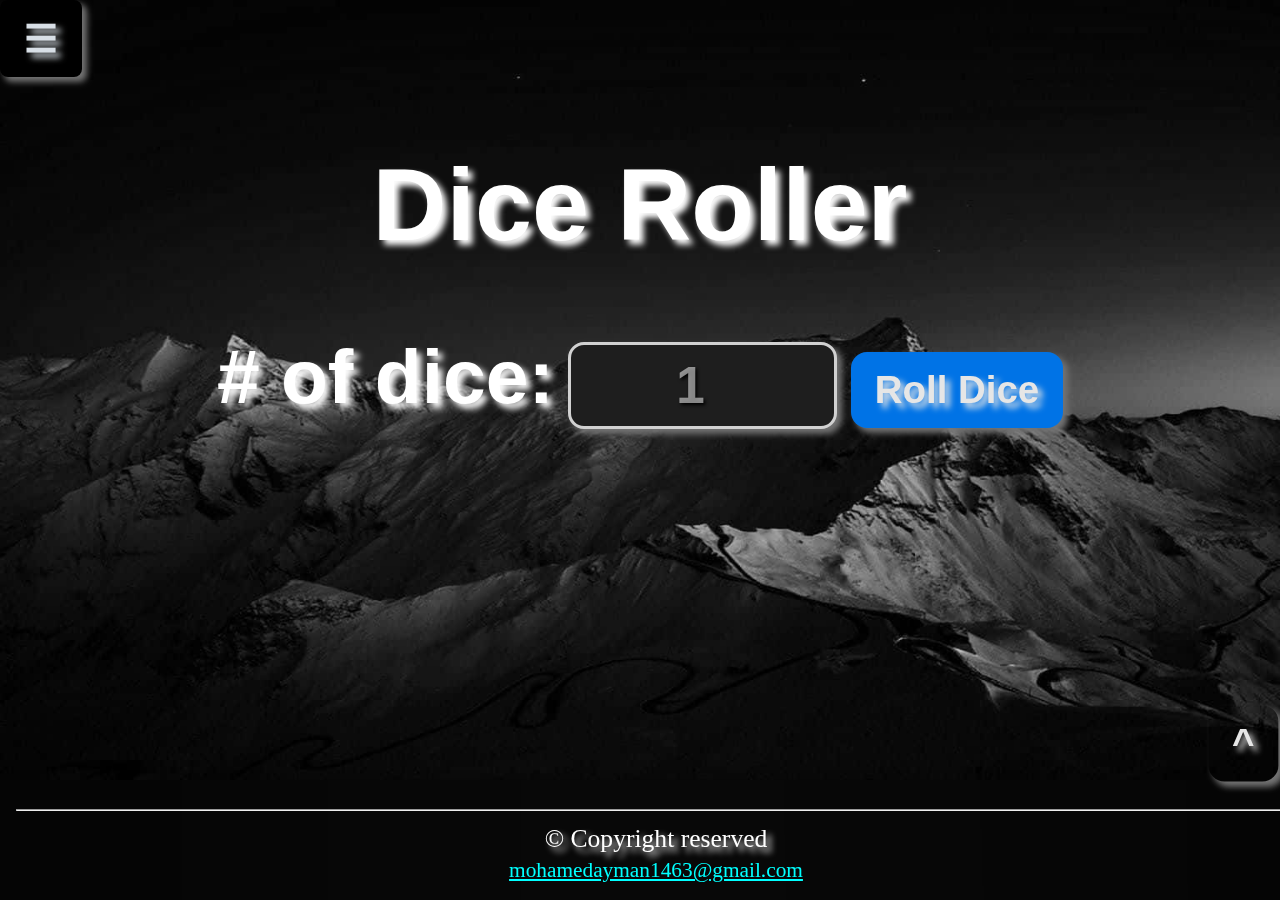
<file: Dice Roller.html>
<!DOCTYPE html>
<html lang="en">
<head>
    <meta charset="UTF-8">
    <meta name="viewport" content="width=device-width, initial-scale=1.0">
    <title>Document</title>
</head>
<body id="dicer">
    <div id="header"></div>
        <script>
            fetch('header.html')
                .then(response => response.text())
                .then(data => document.getElementById('header').innerHTML = data);
        </script>



    <div id="container">
        <h1>Dice Roller</h1>
        <label># of dice:</label>
        <input type="number" id="numOfDice" value="1" min="1">
        <button onclick="rollDice()">Roll Dice</button>
        <div id="diceResult"></div>
        <div id="diceImages"></div>
    </div>

    <script>
        function rollDice(){

            const numOfDice = document.getElementById("numOfDice").value;
            const diceResult = document.getElementById("diceResult");
            const diceImages = document.getElementById("diceImages");
            const values = [];
            const images = [];

            for(let i = 0; i < numOfDice; i++){
                const value = Math.floor(Math.random() * 6) + 1;
                values.push(value);
                images.push(`<img src="dice_images/${value}.png">`);
            }
    const sum = values.reduce((acc, val) => acc + val, 0);
    diceResult.textContent = `Sum: ${sum}`;
    diceImages.innerHTML = images.join('');
}
    </script>
    <script src="header.js"></script>
    <footer id="footer">
        <hr>
        &copy; Copyright reserved<br>
        <small>
            <a href="mailto:mohamedayman1463@gmail.com">mohamedayman1463@gmail.com <i class="fa-regular fa-envelope fa-1x"></i></a>
        </small>
        <button id="toggle-footer" aria-label="Toggle Footer">
            ^
        </button>
    </footer>
    <script src="footer.js"></script>
</body>
</html>
</file>
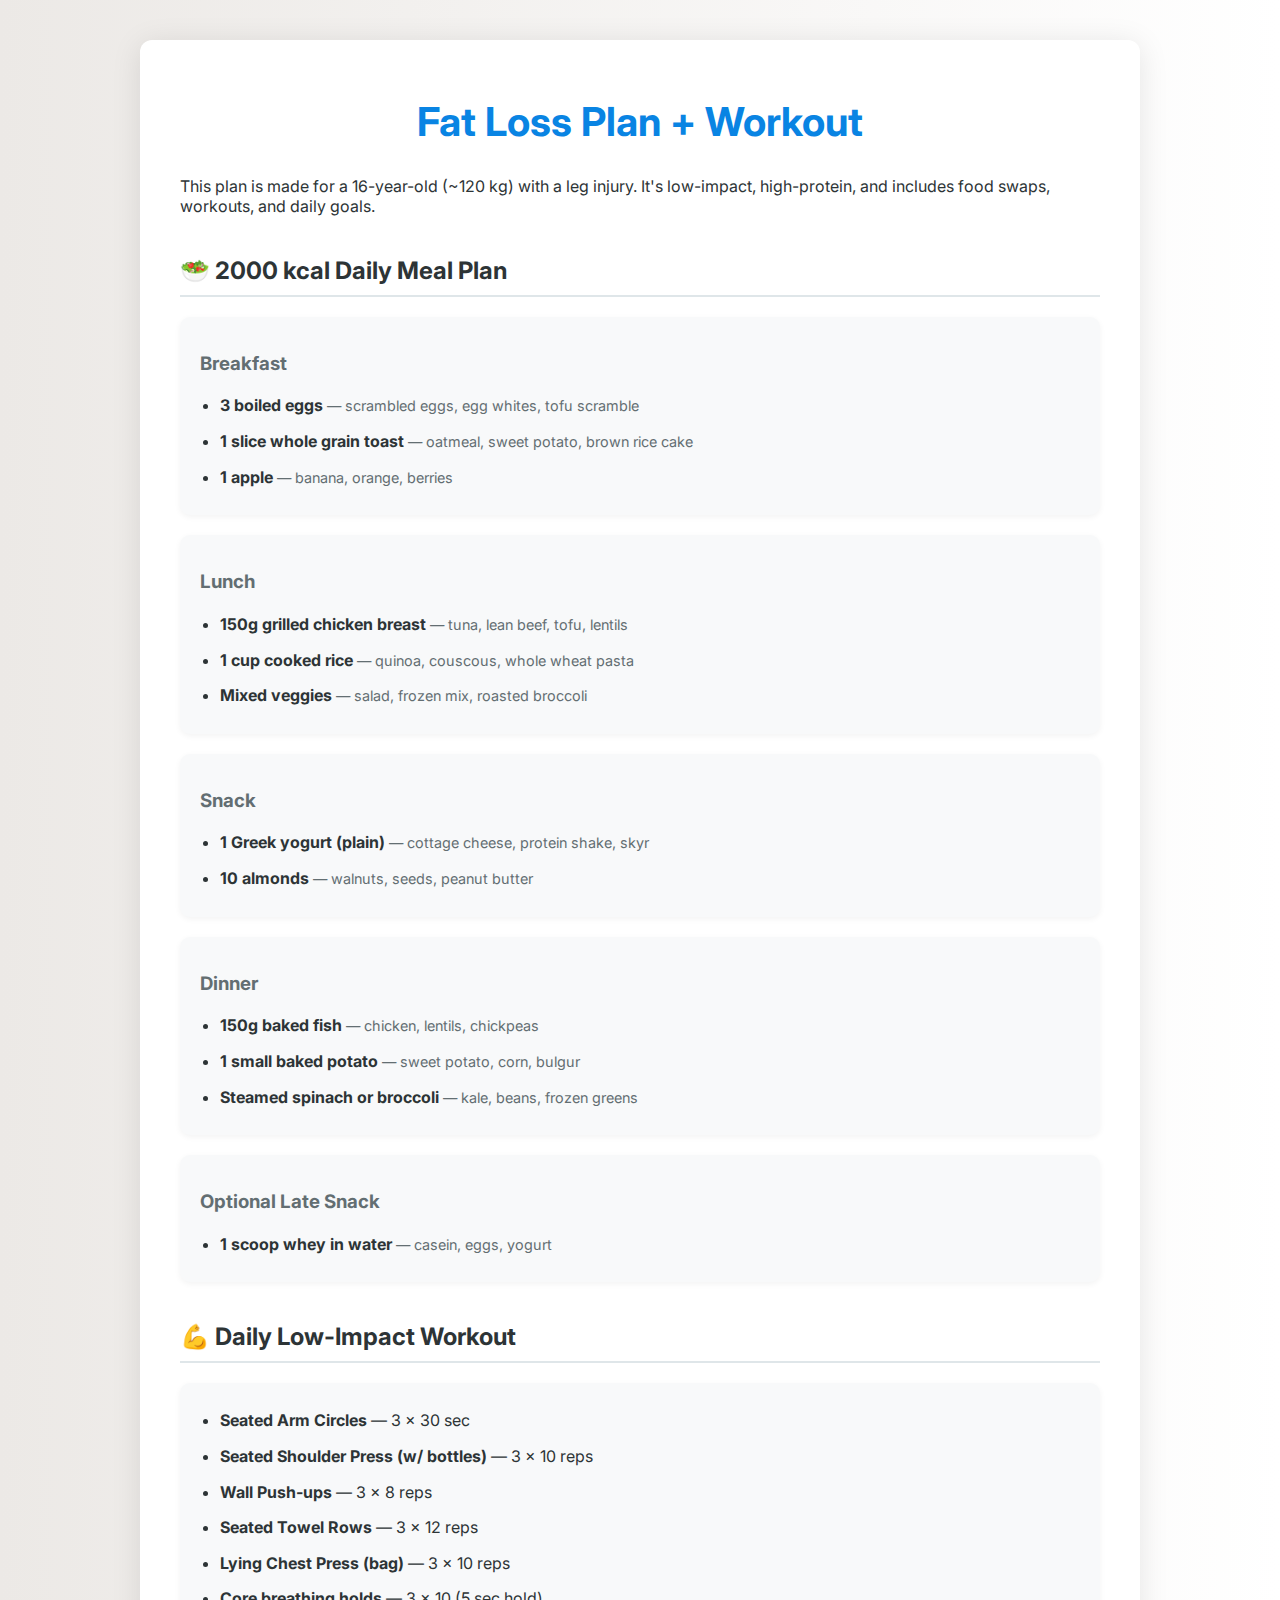
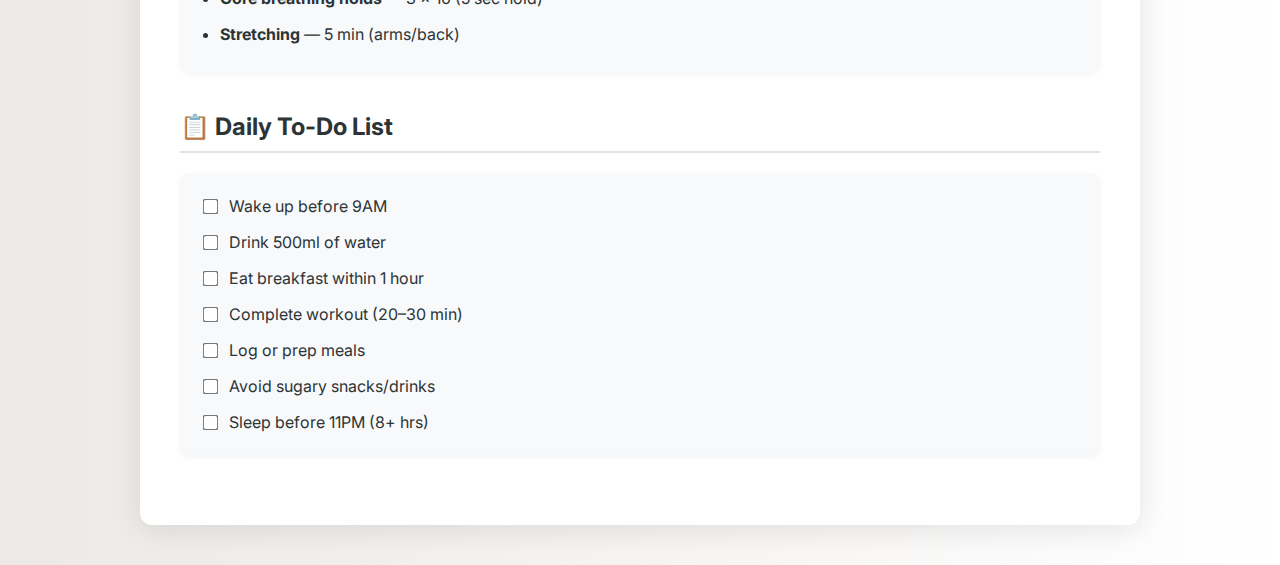
<file: rrr.html>
<!DOCTYPE html>
<html lang="en">
<head>
  <meta charset="UTF-8" />
  <title>Fat Loss Plan & Workout (Leg Injury Safe)</title>
  <link href="https://fonts.googleapis.com/css2?family=Inter:wght@400;600;700&display=swap" rel="stylesheet" />
  <style>
    * {
      box-sizing: border-box;
    }
    body {
      font-family: 'Inter', sans-serif;
      background: linear-gradient(to right, #ece9e6, #ffffff);
      margin: 0;
      padding: 0;
      color: #2d3436;
    }
    .container {
      max-width: 1000px;
      margin: 40px auto;
      background: #fff;
      border-radius: 12px;
      padding: 30px 40px;
      box-shadow: 0 4px 30px rgba(0, 0, 0, 0.1);
    }
    h1 {
      font-size: 2.5rem;
      text-align: center;
      color: #0984e3;
      margin-bottom: 30px;
    }
    h2 {
      color: #2d3436;
      border-bottom: 2px solid #dfe6e9;
      padding-bottom: 10px;
      margin-top: 40px;
    }
    h3 {
      margin-top: 20px;
      color: #636e72;
    }
    ul {
      padding-left: 20px;
      margin: 10px 0;
    }
    li {
      margin-bottom: 10px;
      line-height: 1.6;
    }
    .alternatives {
      color: #636e72;
      font-size: 0.9em;
    }
    .card {
      background: #f8f9fa;
      padding: 15px 20px;
      border-radius: 10px;
      margin-bottom: 20px;
      box-shadow: 0 2px 6px rgba(0, 0, 0, 0.05);
    }
    .todo-item input[type='checkbox'] {
      transform: scale(1.2);
      margin-right: 12px;
    }
    .todo-item {
      display: flex;
      align-items: center;
      padding: 8px 0;
    }
    .section {
      margin-bottom: 40px;
    }
    @media (max-width: 600px) {
      .container {
        padding: 20px;
      }
    }
  </style>
</head>
<body>
  <div class="container">
    <h1>Fat Loss Plan + Workout</h1>
    <p>This plan is made for a 16-year-old (~120 kg) with a leg injury. It's low-impact, high-protein, and includes food swaps, workouts, and daily goals.</p>

    <div class="section">
      <h2>🥗 2000 kcal Daily Meal Plan</h2>

      <div class="card">
        <h3>Breakfast</h3>
        <ul>
          <li><strong>3 boiled eggs</strong> <span class="alternatives">— scrambled eggs, egg whites, tofu scramble</span></li>
          <li><strong>1 slice whole grain toast</strong> <span class="alternatives">— oatmeal, sweet potato, brown rice cake</span></li>
          <li><strong>1 apple</strong> <span class="alternatives">— banana, orange, berries</span></li>
        </ul>
      </div>

      <div class="card">
        <h3>Lunch</h3>
        <ul>
          <li><strong>150g grilled chicken breast</strong> <span class="alternatives">— tuna, lean beef, tofu, lentils</span></li>
          <li><strong>1 cup cooked rice</strong> <span class="alternatives">— quinoa, couscous, whole wheat pasta</span></li>
          <li><strong>Mixed veggies</strong> <span class="alternatives">— salad, frozen mix, roasted broccoli</span></li>
        </ul>
      </div>

      <div class="card">
        <h3>Snack</h3>
        <ul>
          <li><strong>1 Greek yogurt (plain)</strong> <span class="alternatives">— cottage cheese, protein shake, skyr</span></li>
          <li><strong>10 almonds</strong> <span class="alternatives">— walnuts, seeds, peanut butter</span></li>
        </ul>
      </div>

      <div class="card">
        <h3>Dinner</h3>
        <ul>
          <li><strong>150g baked fish</strong> <span class="alternatives">— chicken, lentils, chickpeas</span></li>
          <li><strong>1 small baked potato</strong> <span class="alternatives">— sweet potato, corn, bulgur</span></li>
          <li><strong>Steamed spinach or broccoli</strong> <span class="alternatives">— kale, beans, frozen greens</span></li>
        </ul>
      </div>

      <div class="card">
        <h3>Optional Late Snack</h3>
        <ul>
          <li><strong>1 scoop whey in water</strong> <span class="alternatives">— casein, eggs, yogurt</span></li>
        </ul>
      </div>
    </div>

    <div class="section">
      <h2>💪 Daily Low-Impact Workout</h2>
      <div class="card">
        <ul>
          <li><strong>Seated Arm Circles</strong> — 3 x 30 sec</li>
          <li><strong>Seated Shoulder Press (w/ bottles)</strong> — 3 x 10 reps</li>
          <li><strong>Wall Push-ups</strong> — 3 x 8 reps</li>
          <li><strong>Seated Towel Rows</strong> — 3 x 12 reps</li>
          <li><strong>Lying Chest Press (bag)</strong> — 3 x 10 reps</li>
          <li><strong>Core breathing holds</strong> — 3 x 10 (5 sec hold)</li>
          <li><strong>Stretching</strong> — 5 min (arms/back)</li>
        </ul>
      </div>
    </div>

    <div class="section">
      <h2>📋 Daily To-Do List</h2>
      <div class="card">
        <div class="todo-item"><input type="checkbox" />Wake up before 9AM</div>
        <div class="todo-item"><input type="checkbox" />Drink 500ml of water</div>
        <div class="todo-item"><input type="checkbox" />Eat breakfast within 1 hour</div>
        <div class="todo-item"><input type="checkbox" />Complete workout (20–30 min)</div>
        <div class="todo-item"><input type="checkbox" />Log or prep meals</div>
        <div class="todo-item"><input type="checkbox" />Avoid sugary snacks/drinks</div>
        <div class="todo-item"><input type="checkbox" />Sleep before 11PM (8+ hrs)</div>
      </div>
    </div>
  </div>
</body>
</html>
</file>
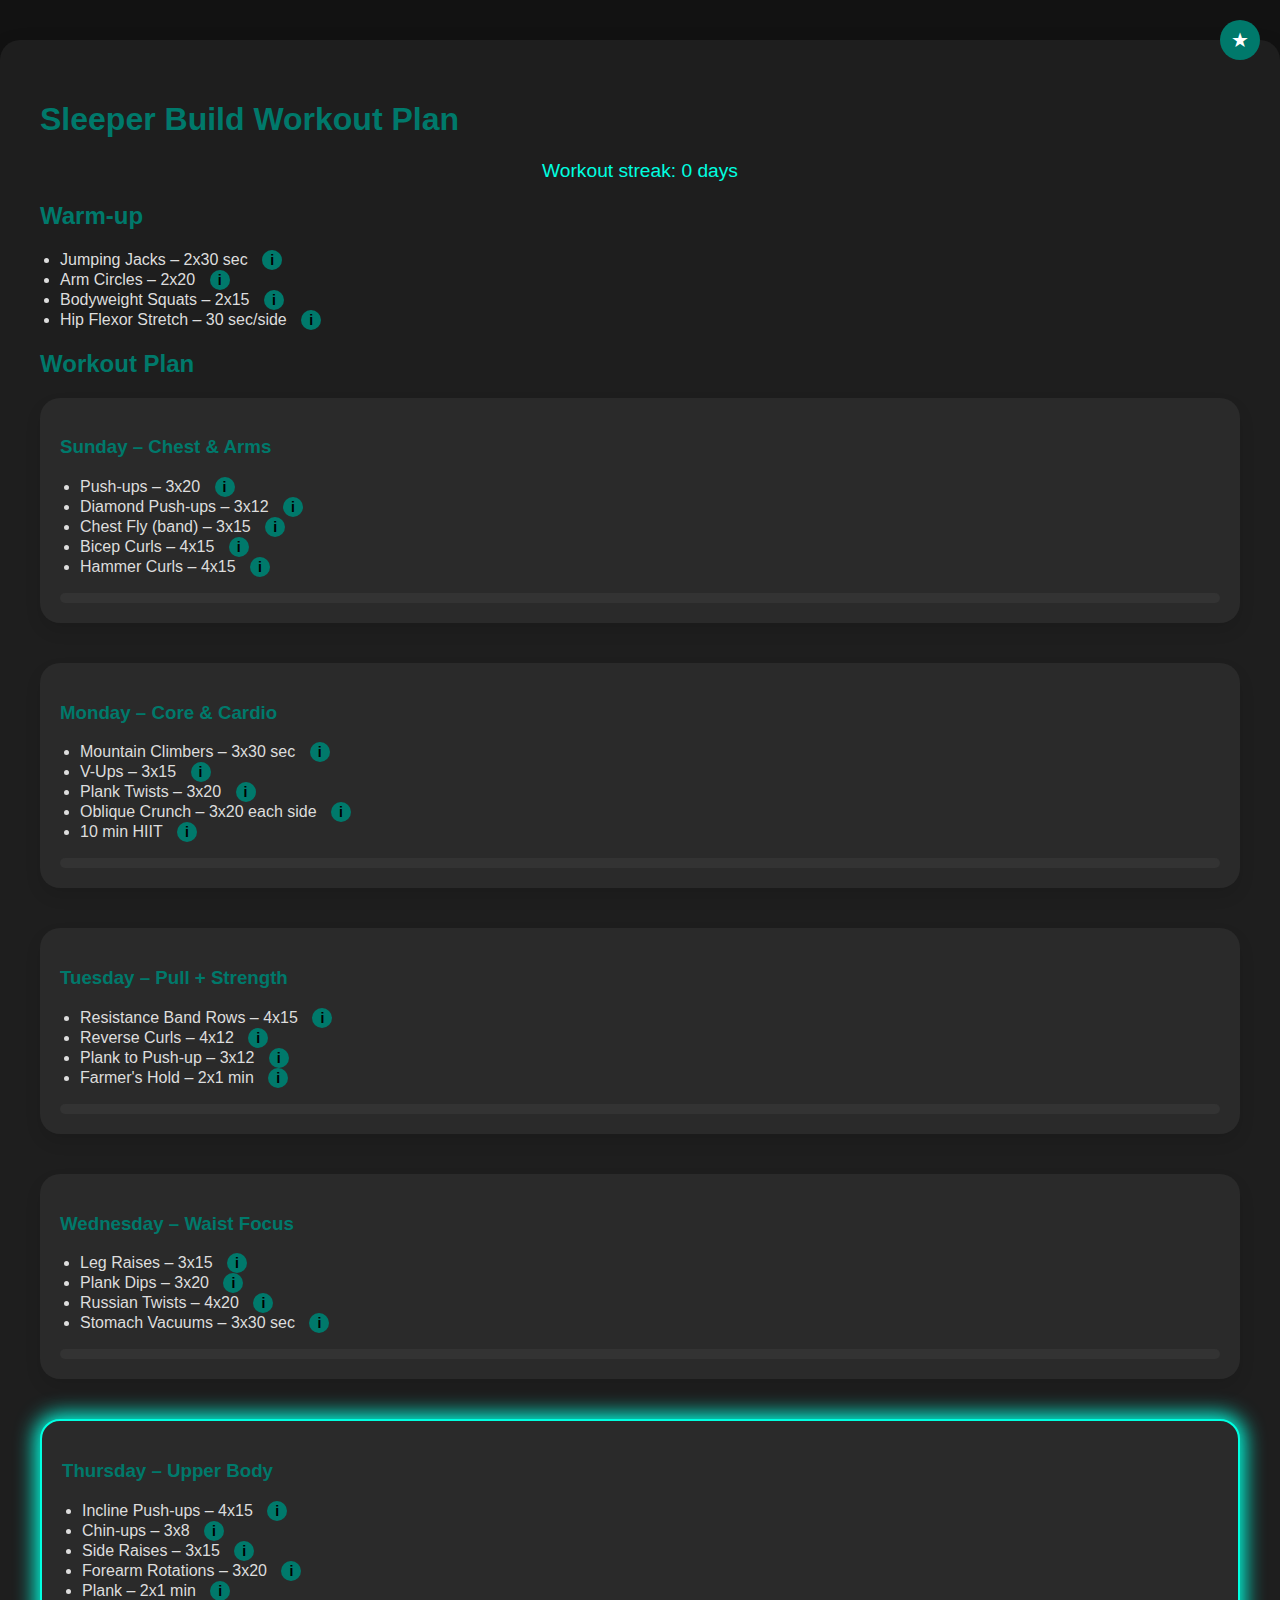
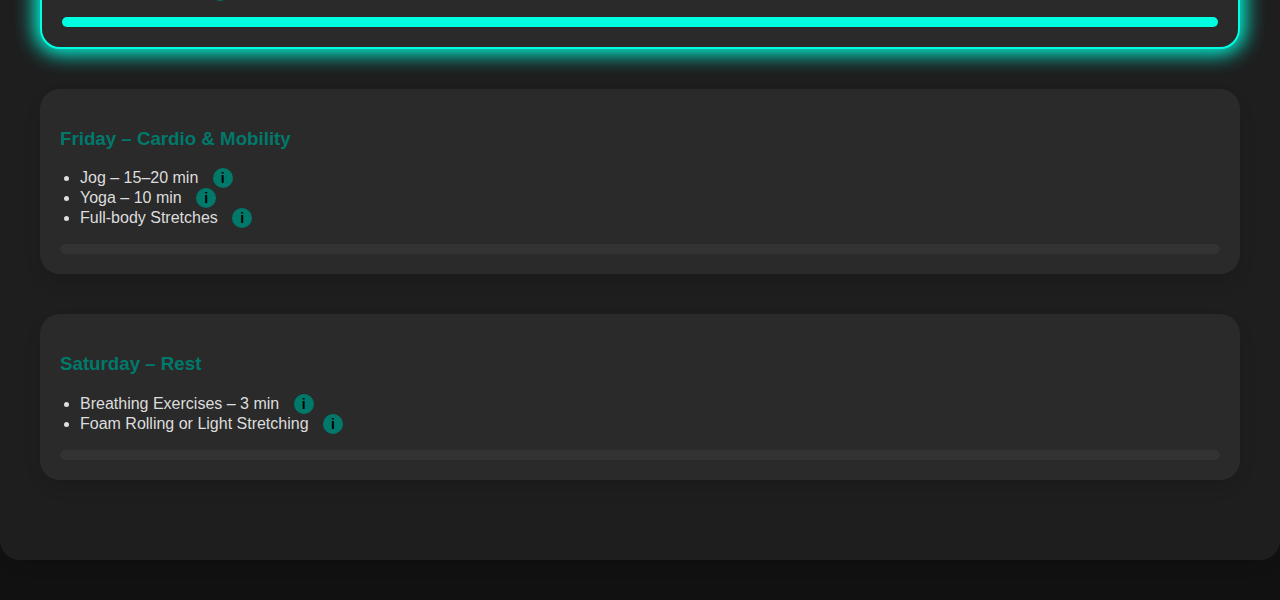
<file: work.html>
<!DOCTYPE html><html lang="en">
<head>
  <meta charset="UTF-8">
  <meta name="viewport" content="width=device-width, initial-scale=1.0">
  <title>Sleeper Build Program - Mohamed</title>
  <style>
    :root {
      --bg-dark: #121212;
      --text-dark: #ddd;
      --accent: #00796b;
      --neon: #00ffe0;
    }
    body {
      font-family: 'Segoe UI', sans-serif;
      background: var(--bg-dark);
      color: var(--text-dark);
      margin: 0;
      padding: 0;
    }
    .container {
      max-width: 1200px;
      margin: 40px auto;
      background-color: #1e1e1e;
      padding: 40px;
      border-radius: 20px;
      box-shadow: 0 15px 30px rgba(0, 0, 0, 0.15);
    }
    h1, h2, h3 { color: var(--accent); }
    .day {
      margin-bottom: 40px;
      padding: 20px;
      border-radius: 20px;
      background-color: #2a2a2a;
      box-shadow: 0 8px 16px rgba(0,0,0,0.1);
      position: relative;
    }
    .today-highlight {
      box-shadow: 0 0 20px 5px var(--neon);
      border: 2px solid var(--neon);
    }
    .progress-bar {
      height: 10px;
      background-color: #333;
      border-radius: 10px;
      overflow: hidden;
      margin-top: 10px;
    }
    .progress {
      height: 100%;
      background-color: var(--neon);
      width: 0;
      transition: width 1s ease-in-out;
    }
    ul { padding-left: 20px; }
    .floating-btns {
      position: fixed;
      top: 20px;
      right: 20px;
      display: flex;
      flex-direction: column;
      gap: 10px;
      z-index: 1000;
    }
    .icon-btn {
      background: var(--accent);
      color: white;
      border: none;
      border-radius: 50%;
      width: 40px;
      height: 40px;
      font-size: 20px;
      display: flex;
      align-items: center;
      justify-content: center;
      cursor: pointer;
      animation: pulse 3s infinite;
    }
    @keyframes pulse {
      0% { transform: scale(1); }
      50% { transform: scale(1.1); }
      100% { transform: scale(1); }
    }
    .info-btn {
      background: var(--accent);
      color: #000;
      border: none;
      border-radius: 50%;
      width: 20px;
      height: 20px;
      font-size: 14px;
      font-weight: bold;
      cursor: pointer;
      margin-left: 10px;
    }
    .detail-box {
      display: none;
      position: fixed;
      bottom: 20px;
      left: 50%;
      transform: translateX(-50%);
      max-width: 80%;
      background: #333;
      color: #ddd;
      padding: 20px;
      border-radius: 10px;
      border: 1px solid var(--accent);
      box-shadow: 0 0 10px var(--neon);
      z-index: 10000;
    }
    #streakTracker {
      text-align: center;
      margin-bottom: 20px;
      font-size: 1.2em;
      color: var(--neon);
    }
  </style>
</head>
<body onload="initApp()">
  <div class="floating-btns">
    <button class="icon-btn" onclick="goToToday()">★</button>
  </div>
  <div id="detailBox" class="detail-box" onclick="this.style.display='none'"></div>  <div class="container">
    <h1>Sleeper Build Workout Plan</h1>
    <div id="streakTracker">Workout streak: <span id="streakCount">0</span> days</div><h2>Warm-up</h2>
<ul>
  <li>Jumping Jacks – 2x30 sec <button class="info-btn" onclick="toggleDetail('jumpingjacks')">i</button></li>
  <li>Arm Circles – 2x20 <button class="info-btn" onclick="toggleDetail('armcircles')">i</button></li>
  <li>Bodyweight Squats – 2x15 <button class="info-btn" onclick="toggleDetail('bodyweightsquats')">i</button></li>
  <li>Hip Flexor Stretch – 30 sec/side <button class="info-btn" onclick="toggleDetail('hipflexorstretch')">i</button></li>
</ul>

<h2>Workout Plan</h2>
<div class="day" id="sunday">
  <h3>Sunday – Chest & Arms</h3>
  <ul>
    <li>Push-ups – 3x20 <button class="info-btn" onclick="toggleDetail('pushups')">i</button></li>
    <li>Diamond Push-ups – 3x12 <button class="info-btn" onclick="toggleDetail('diamondpushups')">i</button></li>
    <li>Chest Fly (band) – 3x15 <button class="info-btn" onclick="toggleDetail('chestfly')">i</button></li>
    <li>Bicep Curls – 4x15 <button class="info-btn" onclick="toggleDetail('bicepcurls')">i</button></li>
    <li>Hammer Curls – 4x15 <button class="info-btn" onclick="toggleDetail('hammercurls')">i</button></li>
  </ul>
  <div class="progress-bar"><div class="progress" id="progress-sunday"></div></div>
</div>

<div class="day" id="monday">
  <h3>Monday – Core & Cardio</h3>
  <ul>
    <li>Mountain Climbers – 3x30 sec <button class="info-btn" onclick="toggleDetail('mountainclimbers')">i</button></li>
    <li>V-Ups – 3x15 <button class="info-btn" onclick="toggleDetail('vups')">i</button></li>
    <li>Plank Twists – 3x20 <button class="info-btn" onclick="toggleDetail('planktwists')">i</button></li>
    <li>Oblique Crunch – 3x20 each side <button class="info-btn" onclick="toggleDetail('obliquecrunch')">i</button></li>
    <li>10 min HIIT <button class="info-btn" onclick="toggleDetail('hiit')">i</button></li>
  </ul>
  <div class="progress-bar"><div class="progress" id="progress-monday"></div></div>
</div>

<div class="day" id="tuesday">
  <h3>Tuesday – Pull + Strength</h3>
  <ul>
    <li>Resistance Band Rows – 4x15 <button class="info-btn" onclick="toggleDetail('bandrows')">i</button></li>
    <li>Reverse Curls – 4x12 <button class="info-btn" onclick="toggleDetail('reversecurls')">i</button></li>
    <li>Plank to Push-up – 3x12 <button class="info-btn" onclick="toggleDetail('planktopushup')">i</button></li>
    <li>Farmer's Hold – 2x1 min <button class="info-btn" onclick="toggleDetail('farmershold')">i</button></li>
  </ul>
  <div class="progress-bar"><div class="progress" id="progress-tuesday"></div></div>
</div>

<div class="day" id="wednesday">
  <h3>Wednesday – Waist Focus</h3>
  <ul>
    <li>Leg Raises – 3x15 <button class="info-btn" onclick="toggleDetail('legraises')">i</button></li>
    <li>Plank Dips – 3x20 <button class="info-btn" onclick="toggleDetail('plankdips')">i</button></li>
    <li>Russian Twists – 4x20 <button class="info-btn" onclick="toggleDetail('russiantwists')">i</button></li>
    <li>Stomach Vacuums – 3x30 sec <button class="info-btn" onclick="toggleDetail('stomachvacuums')">i</button></li>
  </ul>
  <div class="progress-bar"><div class="progress" id="progress-wednesday"></div></div>
</div>

<div class="day" id="thursday">
  <h3>Thursday – Upper Body</h3>
  <ul>
    <li>Incline Push-ups – 4x15 <button class="info-btn" onclick="toggleDetail('inclinepushups')">i</button></li>
    <li>Chin-ups – 3x8 <button class="info-btn" onclick="toggleDetail('chinups')">i</button></li>
    <li>Side Raises – 3x15 <button class="info-btn" onclick="toggleDetail('sideraises')">i</button></li>
    <li>Forearm Rotations – 3x20 <button class="info-btn" onclick="toggleDetail('forearmrotations')">i</button></li>
    <li>Plank – 2x1 min <button class="info-btn" onclick="toggleDetail('plank')">i</button></li>
  </ul>
  <div class="progress-bar"><div class="progress" id="progress-thursday"></div></div>
</div>

<div class="day" id="friday">
  <h3>Friday – Cardio & Mobility</h3>
  <ul>
    <li>Jog – 15–20 min <button class="info-btn" onclick="toggleDetail('jog')">i</button></li>
    <li>Yoga – 10 min <button class="info-btn" onclick="toggleDetail('yoga')">i</button></li>
    <li>Full-body Stretches <button class="info-btn" onclick="toggleDetail('stretches')">i</button></li>
  </ul>
  <div class="progress-bar"><div class="progress" id="progress-friday"></div></div>
</div>

<div class="day" id="saturday">
  <h3>Saturday – Rest</h3>
  <ul>
    <li>Breathing Exercises – 3 min <button class="info-btn" onclick="toggleDetail('breathing')">i</button></li>
    <li>Foam Rolling or Light Stretching <button class="info-btn" onclick="toggleDetail('foamrolling')">i</button></li>
  </ul>
  <div class="progress-bar"><div class="progress" id="progress-saturday"></div></div>
</div>

  </div>  <script>
    const details = {
      jumpingjacks: "Stand upright with feet together and arms at sides. Jump feet out to shoulder-width while raising arms overhead. Jump back to start.",
      armcircles: "Extend arms to sides at shoulder height and make small circles forward, then reverse direction.",
      bodyweightsquats: "Stand shoulder-width, squat by bending knees and pushing hips back, keep chest up, then return to standing.",
      hipflexorstretch: "Step one foot forward, lower back knee to ground, push hips forward to stretch front of hip.",
      pushups: "Place hands shoulder-width under shoulders, keep body straight from head to heels, lower chest to floor, push back up.",
      diamondpushups: "Bring hands together under chest, form diamond shape, perform push-up targeting triceps.",
      chestfly: "Secure band at chest height, hold handles with arms extended, open arms wide, bring hands together in front of chest.",
      bicepcurls: "Hold weight with palms up, elbows fixed, curl weight up by contracting biceps, lower slowly.",
      hammercurls: "Curl with palms facing inward to target brachioradialis and forearms.",
      mountainclimbers: "In plank position, bring one knee at a time quickly toward chest, alternating legs.",
      vups: "Lie on back, raise legs and torso simultaneously to meet in a V shape.",
      planktwists: "Hold forearm plank, twist hips side to side, tapping ground lightly.",
      obliquecrunch: "Lie on side, crunch elbow to opposite knee to target obliques.",
      hiit: "Alternate 30 seconds of intense exercise with 30 seconds rest for 10 minutes.",
      bandrows: "Anchor band at chest height, pull handles to ribcage, squeeze shoulder blades, release controlled.",
      reversecurls: "Hold weight palms-down, curl up focusing on forearms, lower slowly.",
      planktopushup: "Move between elbow plank and full push-up position, one arm at a time.",
      farmershold: "Hold weights at sides, stand tall with shoulders back, engage core and hold.",
      legraises: "Lie on back, lift legs up to 90° without swinging, lower under control.",
      plankdips: "In forearm plank, dip hips side to side touching floor lightly.",
      russiantwists: "Sit with knees bent, lean back, rotate torso side to side tapping floor.",
      stomachvacuums: "Stand or kneel, exhale fully, pull belly button toward spine and hold.",
      inclinepushups: "Hands on elevated surface, body straight, lower chest, push up.",
      chinups: "Underhand grip, pull chin above bar, lower slowly, use assistance if needed.",
      sideraises: "Raise dumbbells to shoulder height with slight elbow bend.",
      forearmrotations: "Rotate wrists slowly clockwise and counterclockwise while holding light weights.",
      plank: "Support on forearms and toes, keep body in straight line, brace core.",
      jog: "Maintain light, steady pace to keep heart rate elevated without fatigue.",
      yoga: "Flow through Downward Dog, Upward Dog, Warrior II, Child’s Pose for mobility and stretch.",
      stretches: "Hamstring, quad, shoulder, chest opener, spinal twist—hold each for 30 sec.",
      breathing: "Inhale 4s, hold 4s, exhale 4s, repeat for relaxation.",
      foamrolling: "Roll calves, quads, back slowly over tight spots to release tension."
    };

    function toggleDetail(id) {
      const box = document.getElementById('detailBox');
      box.textContent = details[id] || '';
      box.style.display = 'block';
    }

    function goToToday() {
      const days = ['sunday','monday','tuesday','wednesday','thursday','friday','saturday'];
      const today = new Date().getDay();
      const el = document.getElementById(days[today]);
      const top = el.getBoundingClientRect().top + window.scrollY - (window.innerHeight / 2) + (el.offsetHeight / 2);
      window.scrollTo({ top, behavior: 'smooth' });
    }

    function highlightToday() {
      const days = ['sunday','monday','tuesday','wednesday','thursday','friday','saturday'];
      const today = new Date().getDay();
      const el = document.getElementById(days[today]);
      el.classList.add('today-highlight');
      const progress = el.querySelector('.progress');
      if (progress) progress.style.width = '100%';
    }

    function loadStreak() {
      const streak = localStorage.getItem('workoutStreak') || 0;
      document.getElementById('streakCount').textContent = streak;
    }

    function initApp() {
      highlightToday();
      loadStreak();
    }
  </script></body>
</html>
</file>
